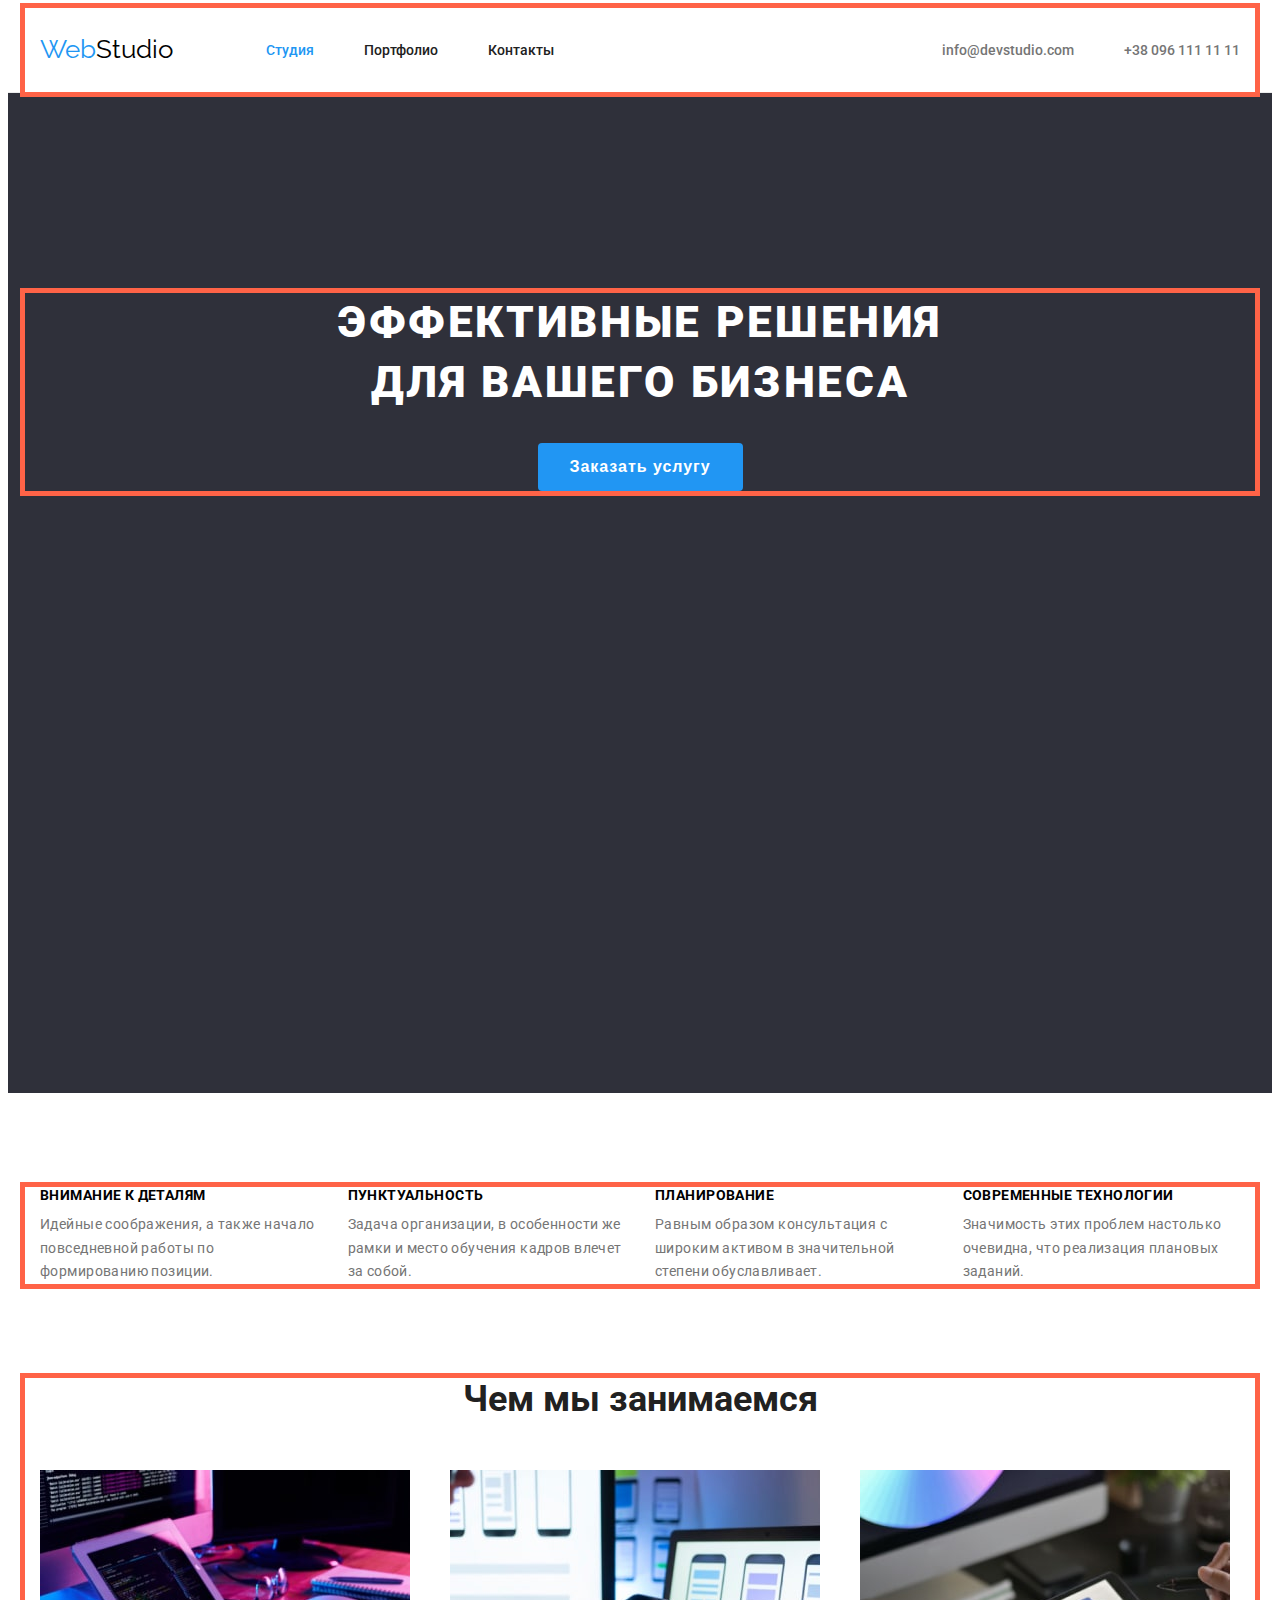
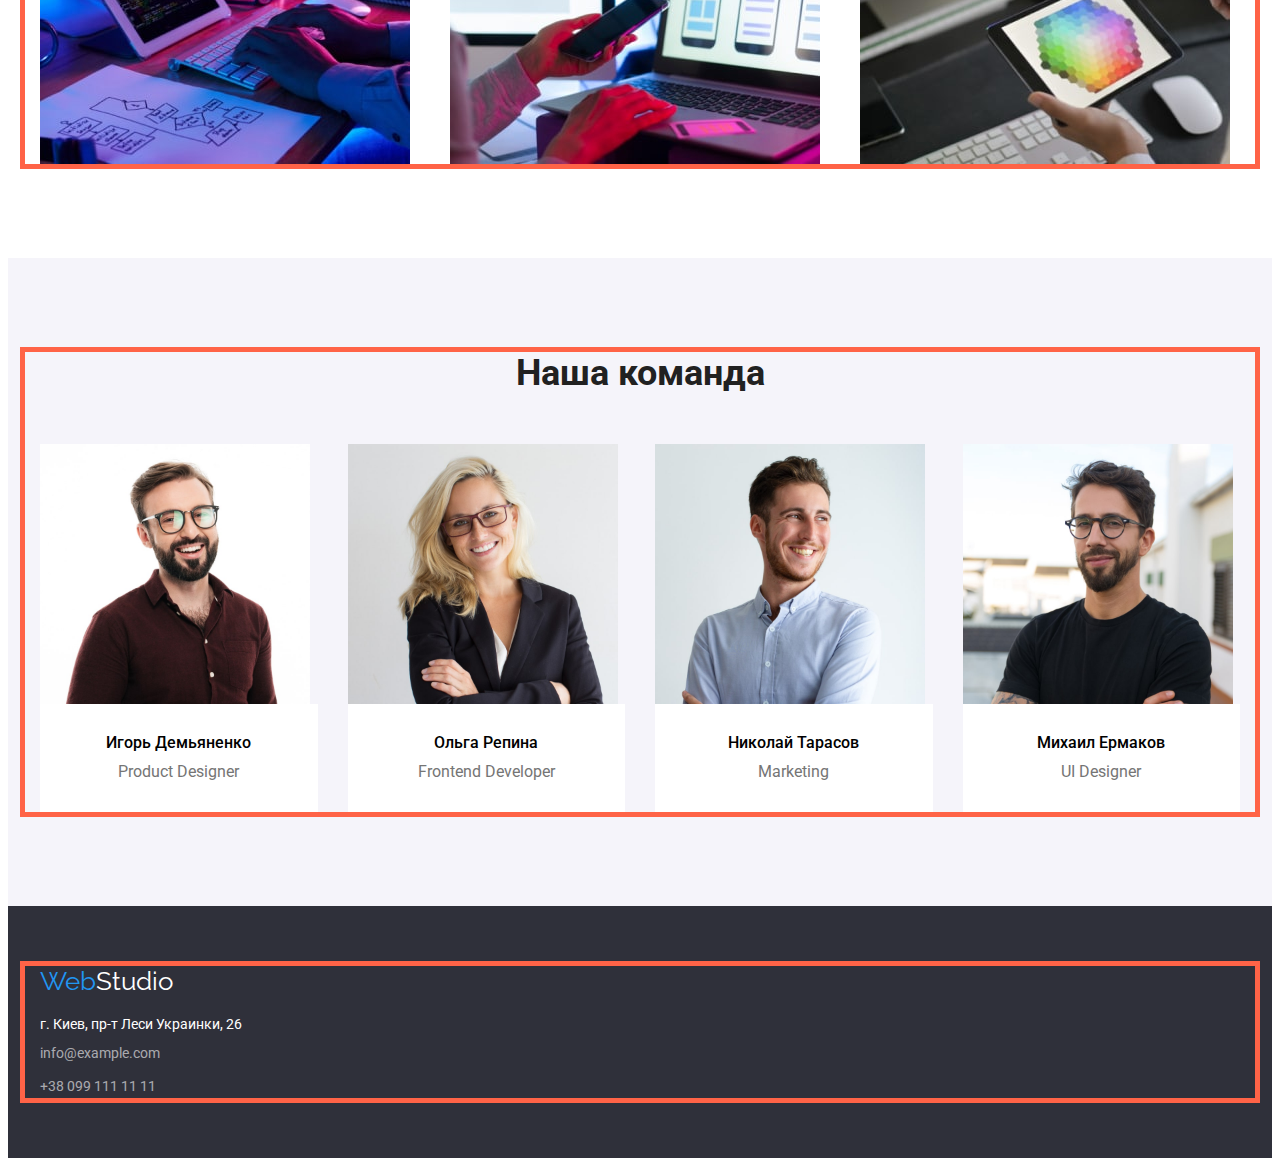
<file: index.html>
<!DOCTYPE html>
<html lang="ru">
  <head>
    <meta charset="UTF-8" />
    <meta http-equiv="X-UA-Compatible" content="IE=edge" />
    <meta name="viewport" content="width=device-width, initial-scale=1.0" />
    <title>WebStudio</title>
    <link
      rel="stylesheet"
      href="https://fonts.googleapis.com/css2?family=Raleway:wght@700&family=Roboto:wght@400;500;700;900&display=swap"
    />
    <link
      rel="stylesheet"
      href="https://cdnjs.cloudflare.com/ajax/libs/modern-normalize/1.1.0/modern-normalize.min.css"
      integrity="sha512-wpPYUAdjBVSE4KJnH1VR1HeZfpl1ub8YT/NKx4PuQ5NmX2tKuGu6U/JRp5y+Y8XG2tV+wKQpNHVUX03MfMFn9Q=="
      crossorigin="anonymous"
      referrerpolicy="no-referrer"
    />
    <link rel="stylesheet" href="./css/styles.css" />
  </head>
  <body>
    <header>
      <div class="container">
        <div class="header-nav header">
          <nav class="main-nav">
            <a href="./index.html" class="logo text"
              >Web<span class="logo-two text">Studio</span></a
            >
            <ul class="site-nav">
              <li class="item">
                <a href="./index.html" class="current">Студия</a>
              </li>
              <li class="item"><a href="./portfolio.html">Портфолио</a></li>
              <li class="item"><a href="">Контакты</a></li>
            </ul>
          </nav>
          <ul class="header-contact-list">
            <li class="item">
              <a href="mailto:info@devstudio.com">info@devstudio.com</a>
            </li>
            <li class="item">
              <a href="tel:+380961111111">+38 096 111 11 11</a>
            </li>
          </ul>
        </div>
      </div>
    </header>
    <!-- HERO -->
    <main class="main">
      <section class="hero">
        <div class="container">
          <h1 class="hero-title">Эффективные решения для вашего бизнеса</h1>
          <button type="button" class="primary-btn">Заказать услугу</button>
        </div>
      </section>
      <section class="features">
        <div class="container">
          <h2 hidden>скрытый заголовок h2</h2>
          <ul class="features-list">
            <li class="item">
              <h3 class="feature-title">Внимание к деталям</h3>
              <p class="feature-description">
                Идейные соображения, а также начало повседневной работы по формированию позиции.
              </p>
            </li>
            <li class="item">
              <h3 class="feature-title">Пунктуальность</h3>
              <p class="feature-description">
                Задача организации, в особенности же рамки и место обучения кадров влечет за собой.
              </p>
            </li>
            <li class="item">
              <h3 class="feature-title">Планирование</h3>
              <p class="feature-description">
                Равным образом консультация с широким активом в значительной степени обуславливает.
              </p>
            </li>
            <li class="item">
              <h3 class="feature-title">Современные технологии</h3>
              <p class="feature-description">
                Значимость этих проблем настолько очевидна, что реализация плановых заданий.
              </p>
            </li>
          </ul>
        </div>
      </section>
      <!-- Что мы делаем  -->
      <section class="we-do">
        <div class="container">
          <h2 class="we-do-title">Чем мы занимаемся</h2>
          <ul class="we-do-foto">
            <li class="item">
              <img src="./images/box1.jpg" alt="набираем код" width="370" />
            </li>
            <li class="item">
              <img src="./images/box2.jpg" alt="подключаем стили" width="370" />
            </li>
            <li class="item">
              <img src="./images/box3.jpg" alt="получаем результат" width="370" />
            </li>
          </ul>
        </div>
      </section>
      <!-- Члены команды -->
      <section class="our-team">
        <div class="container">
          <h2 class="our-team-title">Наша команда</h2>
          <ul class="our-team-foto">
            <li class="item">
              <article class="card-team border-two">
                <div class="card-thumb-team">
                  <img src="./images/img-3.jpg" alt="фотография" width="270" />
                </div>
                <div class="card-team-content">
                  <h3 class="our-team-name">Игорь Демьяненко</h3>
                  <p class="our-team-prof">Product Designer</p>
                </div>
              </article>
            </li>
            <li class="item">
              <article class="card-team border-two">
                <div class="card-thumb-team">
                  <img src="./images/img-2.jpg" alt="фотография" width="270" />
                </div>
                <div class="card-team-content">
                  <h3 class="our-team-name">Ольга Репина</h3>
                  <p class="our-team-prof">Frontend Developer</p>
                </div>
              </article>
            </li>
            <li class="item">
              <article class="card-team border-two">
                <div class="card-thumb-team">
                  <img src="./images/img-4.jpg" alt="фотография" width="270" />
                </div>
                <div class="card-team-content">
                  <h3 class="our-team-name">Николай Тарасов</h3>
                  <p class="our-team-prof">Marketing</p>
                </div>
              </article>
            </li>
            <li class="item">
              <article class="card-team border-two">
                <div class="card-thumb-team">
                  <img src="./images/img.jpg" alt="фотография" width="270" />
                </div>
                <div class="card-team-content">
                  <h3 class="our-team-name">Михаил Ермаков</h3>
                  <p class="our-team-prof">UI Designer</p>
                </div>
              </article>
            </li>
          </ul>
        </div>
      </section>
      <!-- <section>
        <div class="container">
          <h2>Постоянные клиенты</h2>
        </div>
      </section> -->
    </main>
    <!-- Финиш -->
    <footer>
      <div class="container">
        <div class="footer-content footer">
          <a href="./index.html" class="logo text"
            >Web<span class="logo-three text">Studio</span></a
          >

          <address>
            <ul class="footer-contact-list">
              <li class="footer-adress">
                <a href="https://goo.gl/maps/QL9woeG6s1fVLZXF6" target="blank"
                  >г. Киев, пр-т Леси Украинки, 26</a
                >
              </li>
              <li class="footer-contact mail">
                <a href="mailto:info@devstudio.com">info@example.com</a>
              </li>
              <li class="footer-contact tel">
                <a href="tel:+380961111111">+38 099 111 11 11</a>
              </li>
            </ul>
          </address>
        </div>
      </div>
    </footer>
  </body>
</html>
</file>
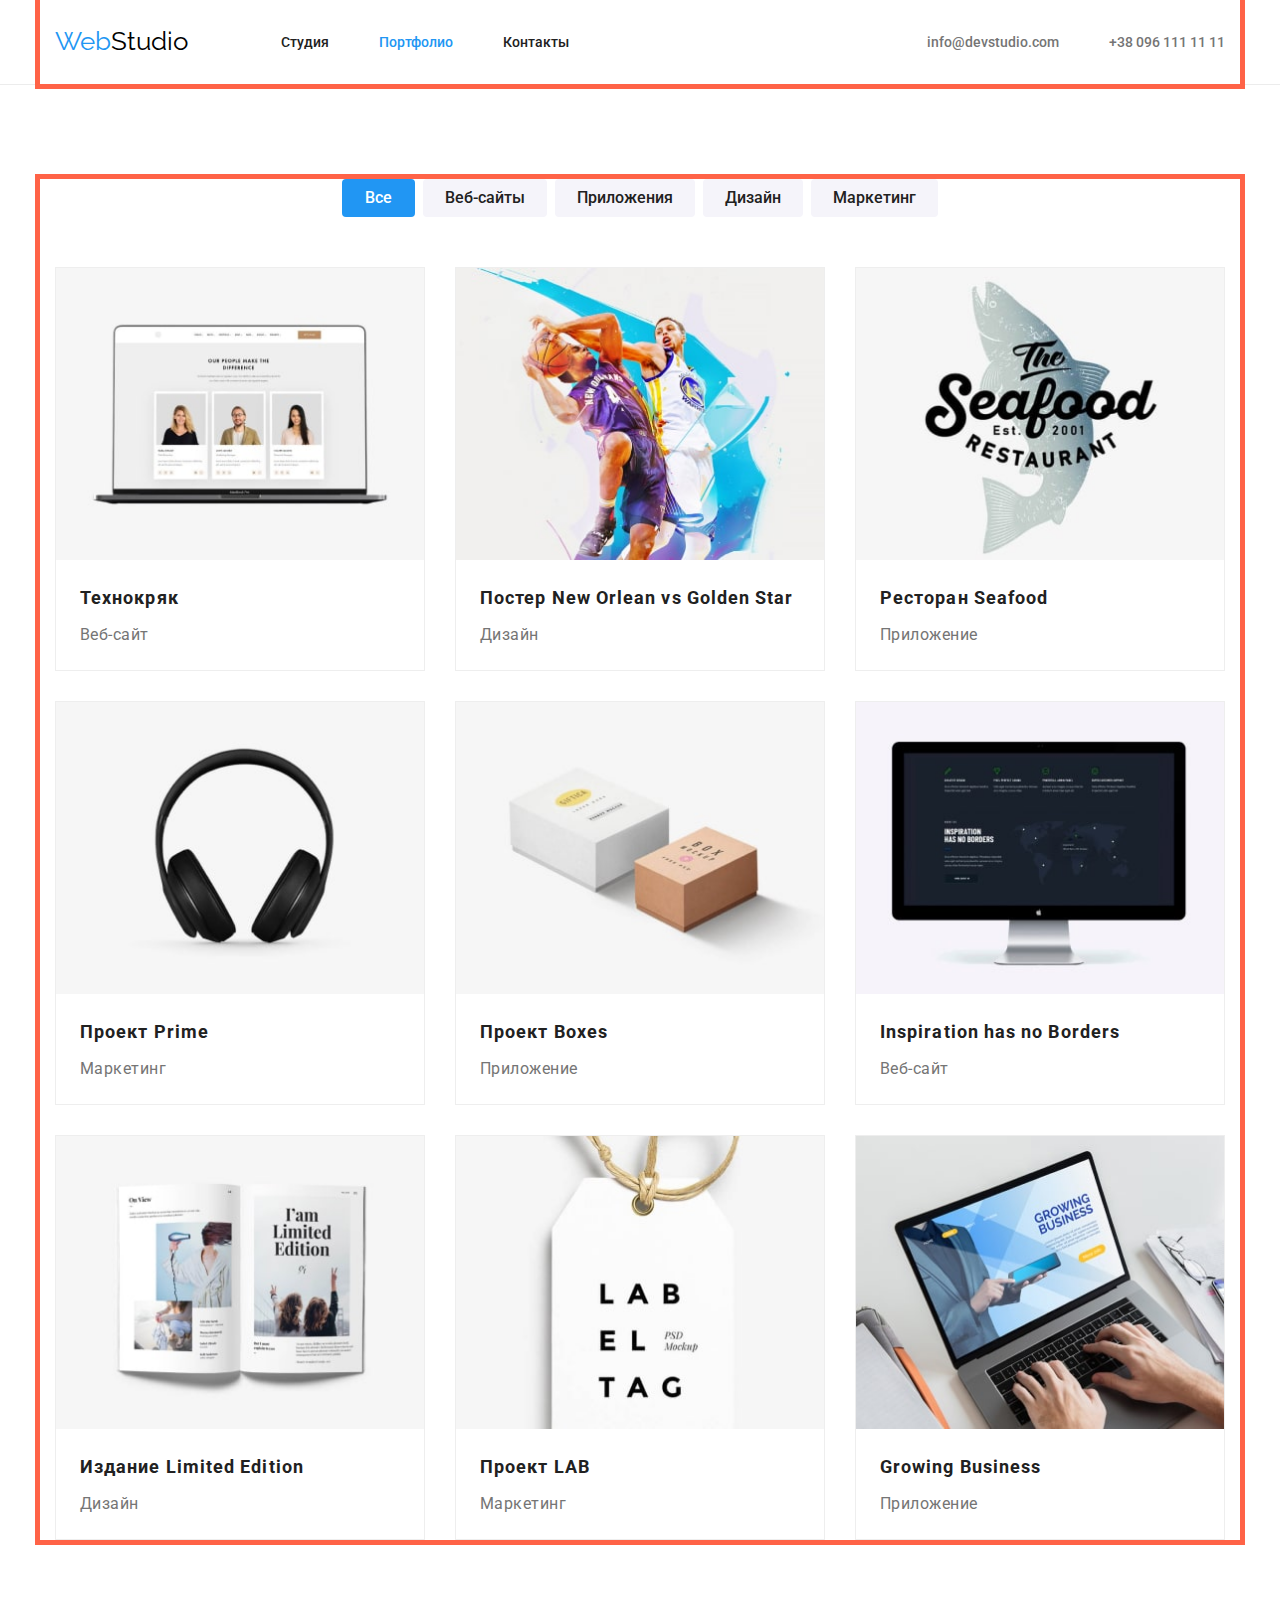
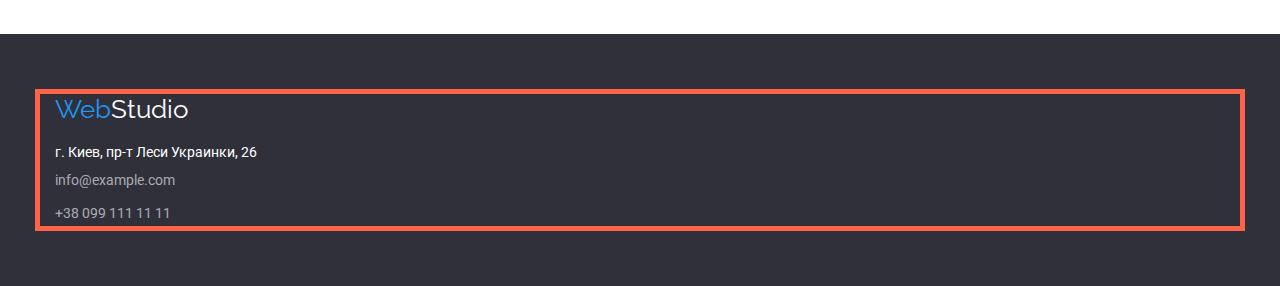
<file: portfolio.html>
<!DOCTYPE html>
<html lang="ru">
  <head>
    <meta charset="UTF-8" />
    <meta http-equiv="X-UA-Compatible" content="IE=edge" />
    <meta name="viewport" content="width=device-width, initial-scale=1.0" />
    <title>Портфолио</title>
    <link rel="preconnect" href="https://fonts.googleapis.com" />
    <link rel="preconnect" href="https://fonts.gstatic.com" crossorigin />
    <link
      href="https://fonts.googleapis.com/css2?family=Raleway:wght@700&family=Roboto:wght@400;500;700;900&display=swap"
      rel="stylesheet"
    />
    <link
      rel="stylesheet"
      href="https://cdnjs.cloudflare.com/ajax/libs/modern-normalize/1.1.0/modern-normalize.min.css"
    />
    <link rel="stylesheet" href="./css/styles.css" />
  </head>
  <body>
    <header>
      <div class="container">
        <div class="header-nav header">
          <nav class="main-nav">
            <a href="./index.html" class="logo text"
              >Web<span class="logo-two text">Studio</span></a
            >
            <ul class="site-nav">
              <li class="item"><a href="./index.html">Студия</a></li>
              <li class="item">
                <a href="./portfolio.html" class="current">Портфолио</a>
              </li>
              <li class="item"><a href="">Контакты</a></li>
            </ul>
          </nav>
          <ul class="header-contact-list">
            <li class="item">
              <a href="mailto:info@devstudio.com">info@devstudio.com</a>
            </li>
            <li class="item">
              <a href="tel:+380961111111">+38 096 111 11 11</a>
            </li>
          </ul>
        </div>
      </div>
    </header>
    <main>
      <section class="works">
        <div class="container">
          <h1 class="hidden">скрытый заголовок Н1</h1>
          <ul class="btn-text">
            <li class="item">
              <button type="button" class="secondary-btn btn-all">Все</button>
            </li>
            <li class="item">
              <button type="button" class="secondary-btn">Веб-сайты</button>
            </li>
            <li class="item">
              <button type="button" class="secondary-btn">Приложения</button>
            </li>
            <li class="item">
              <button type="button" class="secondary-btn">Дизайн</button>
            </li>
            <li class="item">
              <button type="button" class="secondary-btn">Маркетинг</button>
            </li>
          </ul>
          <ul class="pictures">
            <li class="item border">
              <article class="card">
                <div class="card-thumb">
                  <img src="./images/portfolio/1.jpg" alt="набор фото" />
                </div>
                <div class="card-content">
                  <h2 class="picture-title">Технокряк</h2>
                  <p class="picture-description">Веб-сайт</p>
                </div>
              </article>
            </li>
            <li class="item border">
              <article class="card">
                <div class="card-thumb">
                  <img src="./images/portfolio/2.jpg" alt="набор фото" />
                </div>
                <div class="card-content">
                  <h2 class="picture-title">Постер New Orlean vs Golden Star</h2>
                  <p class="picture-description">Дизайн</p>
                </div>
              </article>
            </li>
            <li class="item border">
              <article class="card">
                <div class="card-thumb">
                  <img src="./images/portfolio/3.jpg" alt="набор фото" />
                </div>
                <div class="card-content">
                  <h2 class="picture-title">Ресторан Seafood</h2>
                  <p class="picture-description">Приложение</p>
                </div>
              </article>
            </li>
            <li class="item border">
              <article class="card">
                <div class="card-thumb">
                  <img src="./images/portfolio/4.jpg" alt="набор фото" />
                </div>
                <div class="card-content">
                  <h2 class="picture-title">Проект Prime</h2>
                  <p class="picture-description">Маркетинг</p>
                </div>
              </article>
            </li>
            <li class="item border">
              <article class="card">
                <div class="card-thumb">
                  <img src="./images/portfolio/5.jpg" alt="набор фото" />
                </div>
                <div class="card-content">
                  <h2 class="picture-title">Проект Boxes</h2>
                  <p class="picture-description">Приложение</p>
                </div>
              </article>
            </li>
            <li class="item border">
              <article class="card">
                <div class="card-thumb">
                  <img src="./images/portfolio/6.jpg" alt="набор фото" />
                </div>
                <div class="card-content">
                  <h2 class="picture-title">Inspiration has no Borders</h2>
                  <p class="picture-description">Веб-сайт</p>
                </div>
              </article>
            </li>
            <li class="item border">
              <article class="card">
                <div class="card-thumb">
                  <img src="./images/portfolio/7.jpg" alt="набор фото" />
                </div>
                <div class="card-content">
                  <h2 class="picture-title">Издание Limited Edition</h2>
                  <p class="picture-description">Дизайн</p>
                </div>
              </article>
            </li>
            <li class="item border">
              <article class="card">
                <div class="card-thumb">
                  <img src="./images/portfolio/8.jpg" alt="набор фото" />
                </div>
                <div class="card-content">
                  <h2 class="picture-title">Проект LAB</h2>
                  <p class="picture-description">Маркетинг</p>
                </div>
              </article>
            </li>
            <li class="item border">
              <article class="card">
                <div class="card-thumb">
                  <img src="./images/portfolio/9.jpg" alt="набор фото" />
                </div>
                <div class="card-content">
                  <h2 class="picture-title">Growing Business</h2>
                  <p class="picture-description">Приложение</p>
                </div>
              </article>
            </li>
          </ul>
        </div>
      </section>
    </main>
    <footer>
      <div class="container">
        <div class="footer-content footer">
          <a href="./index.html" class="logo text"
            >Web<span class="logo-three text">Studio</span></a
          >

          <address>
            <ul class="footer-contact-list">
              <li class="footer-adress">
                <a href="https://goo.gl/maps/QL9woeG6s1fVLZXF6" target="blank"
                  >г. Киев, пр-т Леси Украинки, 26</a
                >
              </li>
              <li class="footer-contact mail">
                <a href="mailto:info@devstudio.com">info@example.com</a>
              </li>
              <li class="footer-contact tel">
                <a href="tel:+380961111111">+38 099 111 11 11</a>
              </li>
            </ul>
          </address>
        </div>
      </div>
    </footer>
  </body>
</html>
</file>
<file: css/styles.css>
:root {
  --title-text-color: #212121;
  --text-color: #757575;
  --accent-color: #2196f3;
  --btn-bg-color: #f5f4fa;
  --bg-color: #ffffff;
  --secondary-bg-color: #f5f4fa;
  --primary-btn-hover-color: #188ce8;

  --pictures-margin: 30px;
}

body {
  background-color: var(--bg-color);
  font-family: 'Roboto', sans-serif;
}

.container {
  width: 1200px;
  padding-right: 15px;
  padding-left: 15px;
  margin-left: auto;
  margin-right: auto;
  outline: solid 5px tomato;
}

h1,
h2,
h3,
h4,
h5,
h6,
p {
  margin: 0;
}

ul {
  list-style: none;
  padding-left: 0px;
  margin: 0;
}

a {
  display: block;
  text-decoration: none;
  font-style: normal;
}

img {
  display: block;
  max-width: 100%;
}
.hidden {
  display: none;
  margin-top: 0px;
  margin-bottom: 0px;
}

/* header and footer */
.logo {
  color: var(--accent-color);

  font-family: 'Raleway', sans-serif;
  font-size: 26px;
}

.main-nav .logo {
  margin-right: 93px;
  padding-top: 24px;
  padding-bottom: 24px;
}

.logo-two {
  color: #000000;

  font-family: 'Raleway', sans-serif;
  font-size: 26px;
}
.logo-three {
  color: var(--bg-color);
}
.main-nav .text {
  line-height: 1.38;
}
.footer .text {
  line-height: 1.17;
}

.header a:hover,
.header a:focus,
.footer a:hover,
.footer a:focus {
  color: var(--accent-color);
}

/* header */
.header-nav {
  display: flex;
  text-align: center;
}

.main-nav {
  display: flex;
  align-items: center;
  padding: 0;
  margin-right: auto;
}

.header-contact-list {
  display: flex;
  align-items: center;
  line-height: 1.17;
  font-size: 14px;
  font-weight: 500;
}

.header-contact-list .item + .item {
  margin-left: 50px;
}
.site-nav {
  font-weight: 500;
  font-size: 14px;
  line-height: 1.17;
  display: flex;
}

.site-nav .item:not(:last-child) {
  margin-right: 50px;
}
.site-nav a {
  display: block;
  padding-top: 32px;
  padding-bottom: 32px;

  color: var(--title-text-color);
}
.header-contact-list a {
  display: block;
  padding-top: 32px;
  padding-bottom: 32px;

  color: var(--text-color);
}
.site-nav .current {
  color: var(--accent-color);
}
header {
  border-bottom: 1px solid #ececec;
}

main {
  background-color: var(--bg-color);
}
/* Герой */
.hero {
  background-color: #2f303a;

  text-align: center;
  padding-top: 200px;
  padding-bottom: 200px;

  height: 600px;
  margin-left: auto;
  margin-right: auto;

  /* background-image: linear-gradient(rgba(47, 48, 58, 0.4), rgba(47, 48, 58, 0.4)),
    url(../images/bg-hero.jpg);

  background-position: center;
  background-repeat: no-repeat;
  background-size: cover; */
}

.hero-title {
  color: var(--bg-color);

  width: 696px;
  font-family: Roboto;
  font-size: 44px;
  font-weight: 900;
  letter-spacing: 0.06em;
  line-height: 1.36;
  text-transform: uppercase;

  display: inline-block;
  text-align: center;
  margin: 0 0 30px 0;
}
.primary-btn {
  color: var(--bg-color);
  background-color: var(--accent-color);

  cursor: pointer;
  border: none;
  line-height: 1.8;
  letter-spacing: 0.06em;
  text-align: center;
  font-size: 16px;
  font-weight: 700;
  border-radius: 4px;
  padding: 10px 32px;

  display: block;
  margin: auto;
}

.primary-btn:hover,
.primary-btn:focus {
  background-color: var(--primary-btn-hover-color);
}
/* Описание */
.features {
  padding-top: 94px;
  padding-bottom: 94px;
}

.features-list {
  display: flex;
  margin-left: calc(-1 * var(--pictures-margin));
}
.features-list .item {
  flex-basis: calc(100% / 4 - var(--pictures-margin));
  margin-left: var(--pictures-margin);
}
/* .features-list .item:not(:last-child) {
  margin-right: 30px;
} */
.feature-title {
  font-weight: 700;
  font-size: 14px;
  line-height: 16px;
  letter-spacing: 0.03em;
  text-transform: uppercase;
  margin-bottom: 10px;
}
.feature-description {
  color: var(--text-color);

  line-height: 1.7;
  font-weight: 400;
  font-size: 14px;
  letter-spacing: 0.03em;
  text-align: left;
}
/* Что мы делаем */
.we-do {
  padding-bottom: 94px;
}

.we-do-title {
  color: var(--title-text-color);

  font-size: 14px;
  line-height: 1.17;
  text-align: center;
  font-weight: 700;
  font-size: 36px;
  margin-bottom: 50px;
}
.we-do-foto {
  display: flex;
  margin-left: calc(-1 * var(--pictures-margin));
}
.we-do-foto .item {
  flex-basis: calc(100% / 3 - var(--pictures-margin));
  margin-left: var(--pictures-margin);
}
/* Члены команды */
.our-team {
  background-color: var(--secondary-bg-color);

  padding-top: 94px;
  padding-bottom: 94px;
}
.our-team-title {
  color: var(--title-text-color);
  line-height: 1.17;
  text-align: center;
  font-weight: 700;
  font-size: 36px;
  margin-bottom: 50px;
}
.our-team-foto {
  display: flex;
  margin-left: calc(-1 * var(--pictures-margin));
}
.our-team-foto .item {
  flex-basis: calc(100% / 4 - var(--pictures-margin));
  margin-left: var(--pictures-margin);
}
.our-team-name {
  font-weight: 500;
  font-size: 16px;
  line-height: 1.17;
  margin-bottom: 10px;
  text-align: center;
}

.our-team-prof {
  color: var(--text-color);

  font-weight: 400;
  font-size: 16px;
  line-height: 1.17;
  text-align: center;
}
.card-team-content {
  background-color: var(--bg-color);
  padding-top: 30px;
  padding-bottom: 30px;
}
/* Подвал */
footer {
  background-color: #2f303a;
  padding-top: 60px;
  padding-bottom: 60px;
}

.footer-adress a {
  color: var(--bg-color);

  line-height: 1.17;
}

.footer-contact a {
  color: rgba(255, 255, 255, 0.6);

  line-height: 1.7;
}

.footer-contact-list {
  line-height: 1.17;
  font-size: 14px;
}
footer .text {
  margin-bottom: 20px;
}

.footer-adress {
  margin-bottom: 9px;
}
.mail {
  margin-bottom: 9px;
}
/* Порфолио */
.works {
  padding-top: 94px;
  padding-bottom: 94px;
}
/* Buttons */
.btn-text {
  display: flex;
  justify-content: center;
  margin-bottom: 50px;
}
.btn-text .item:not(:last-child) {
  margin-right: 8px;
}
.secondary-btn,
.btn-all {
  background-color: var(--btn-bg-color);
  color: var(--title-text-color);

  cursor: pointer;
  line-height: 1.62;
  font-size: 16px;
  font-weight: 500;
  border: none;
  border-radius: 4px;
  padding: 6px 22px;
  display: block;
  min-width: 73px;
  text-align: center;
}

.btn-all {
  background-color: var(--accent-color);
  color: var(--bg-color);
}

.secondary-btn:hover,
.secondary-btn:focus {
  background-color: var(--accent-color);
  color: var(--bg-color);
}

.pictures {
  display: flex;
  flex-wrap: wrap;
  /* background-color: tomato; */
  margin-left: calc(-1 * var(--pictures-margin));
  margin-top: calc(-1 * var(--pictures-margin));
  /* padding-bottom: 94px; */
}
.pictures .item {
  /* outline: solid 1px red; */
  flex-basis: calc(100% / 3 - var(--pictures-margin));
  margin-left: var(--pictures-margin);
  margin-top: var(--pictures-margin);
}

.border {
  border: 1px solid #eeeeee;
}
.card-content {
  padding: 20px 24px;
}

.picture-title {
  color: var(--title-text-color);
  font-size: 18px;
  font-weight: 700;
  line-height: 2;
  letter-spacing: 0.06em;
  margin-bottom: 4px;
}

.picture-description {
  color: var(--text-color);

  font-size: 16px;
  font-weight: 400;
  line-height: 1.87;
  letter-spacing: 0.03em;
}
</file>
